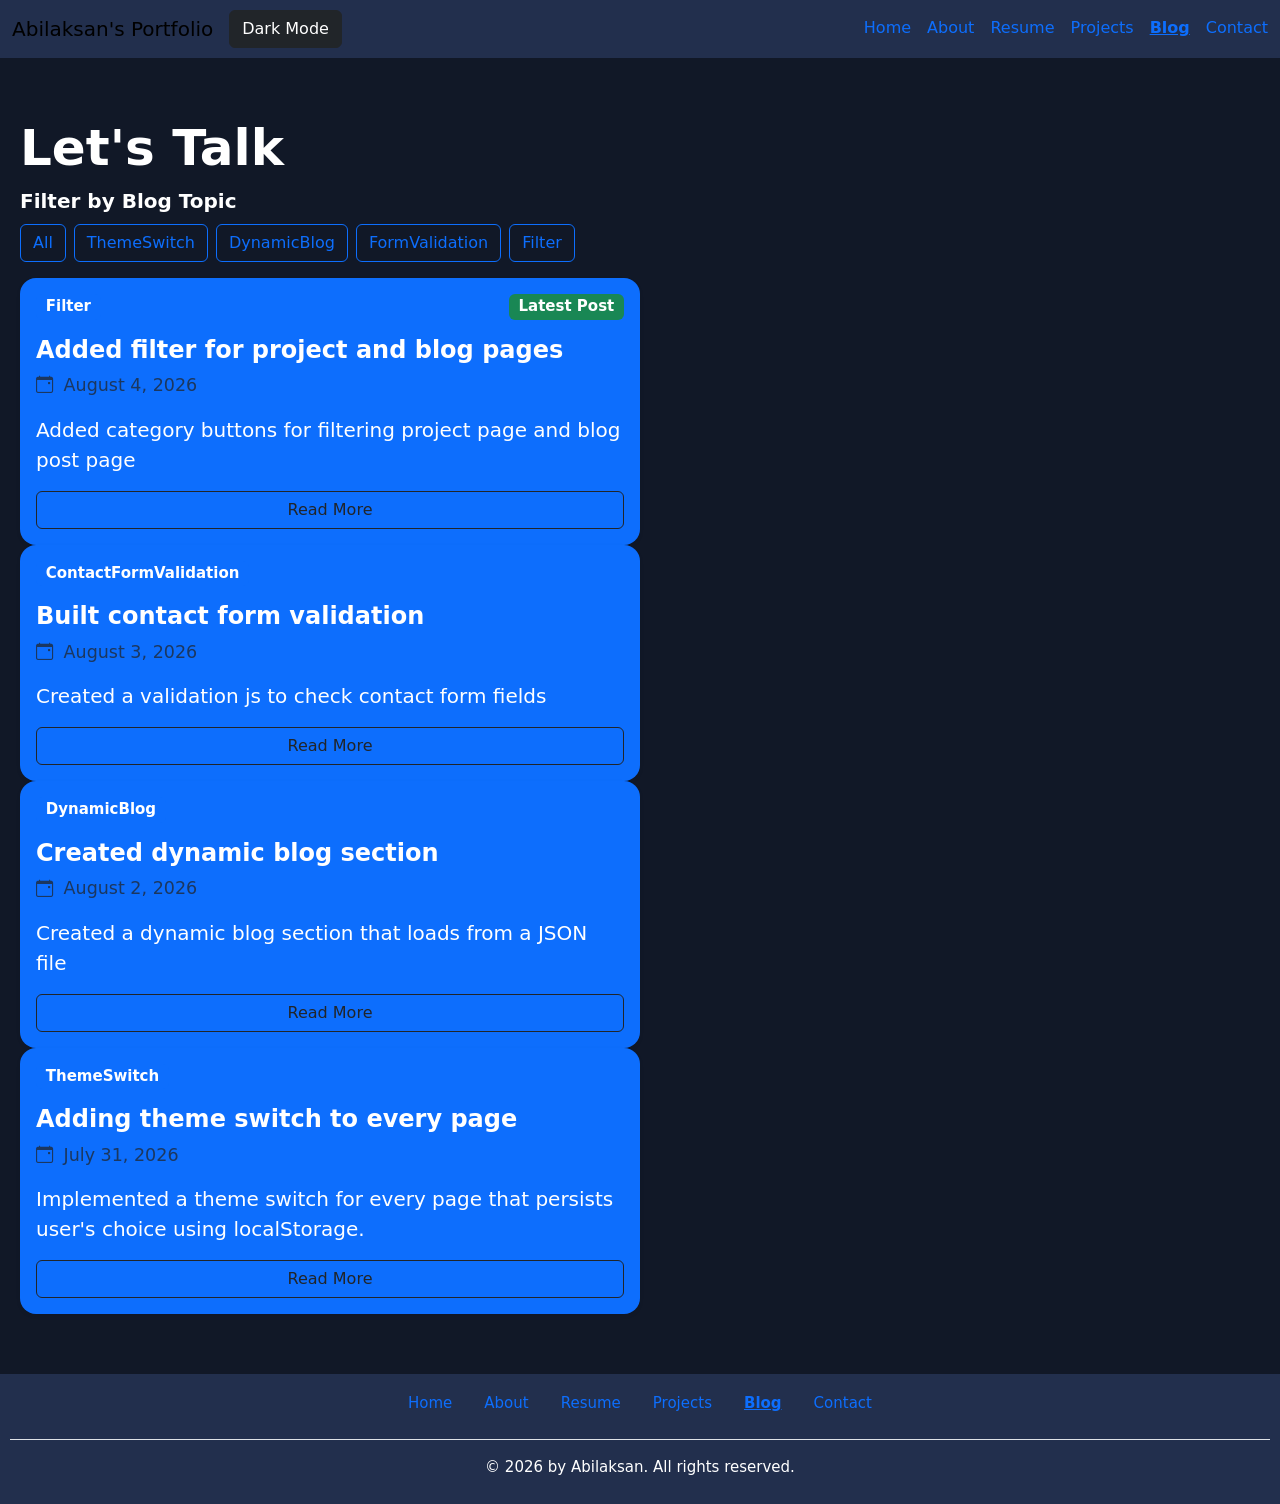
<file: blog.html>
<!DOCTYPE html>
<html lang="en">
    <head>
        <meta charset="UTF-8">
        <meta name="viewport" content="width=device-width, initial-scale=1.0">
        <title>My Blog</title> 

        <!--Bootstrap css stylesheet-->
        <link href="https://cdn.jsdelivr.net/npm/bootstrap@5.3.8/dist/css/bootstrap.min.css" 
        rel="stylesheet" integrity="sha384-sRIl4kxILFvY47J16cr9ZwB07vP4J8+LH7qKQnuqkuIAvNWLzeN8tE5YBujZqJLB" crossorigin="anonymous">

        <!--Bootstrap icons css stylesheet-->
        <link rel="stylesheet"
        href="https://cdn.jsdelivr.net/npm/bootstrap-icons@1.13.1/font/bootstrap-icons.min.css"> 

        <!--my custom css stylesheet-->
        <link rel="Stylesheet" href="styles.css">

        
    </head>
    <body class="page-blog">

        <!--Dynamically loaded navigation bar made with Bootstrap-->
        <div id="header-placeholder"></div>

        <div class="textbox">
            <!--Blog container-->
            <div id="blogContainer">
                <h1>Let's Talk</h1>
                <!--Category buttons for filter using Bootstrap-->
                <div class="filter">
                    <div class="row align-items-end">
                        <div class="col-md-6">
                            <label class="form-label fw-bold">Filter by Blog Topic</label>
                            <div class="d-flex flex-wrap gap-2 mb-3">
                                <button class="btn btn-outline-primary category-btn" data-category="">All</button>
                                <button class="btn btn-outline-primary category-btn" data-category="theme">ThemeSwitch</button>
                                <button class="btn btn-outline-primary category-btn" data-category="blog">DynamicBlog</button>
                                <button class="btn btn-outline-primary category-btn" data-category="contact">FormValidation</button>
                                <button class="btn btn-outline-primary category-btn" data-category="filter">Filter</button>
                            </div>
                        </div>
                    </div>
                </div>
            </div> 
        </div>
        
    
        <!--Dynamically loaded footer made with Bootstrap-->
        <div id="footer-placeholder"></div>

        <!--Theme switch javascript-->
        <script src="js/theme.js"></script>

        <!--Dynamic header and footer javascript-->
        <script src="js/components.js"></script>

        <!--Dynamic blog/news section javascript-->
        <script src="js/blog.js"></script>

        <!--Category filter javascript-->
        <script src="js/filter.js"></script>

        <!--Bootstrap javascript-->
        <script src="https://cdn.jsdelivr.net/npm/bootstrap@5.3.8/dist/js/bootstrap.bundle.min.js" 
        integrity="sha384-FKyoEForCGlyvwx9Hj09JcYn3nv7wiPVlz7YYwJrWVcXK/BmnVDxM+D2scQbITxI" crossorigin="anonymous"></script>
    </body>
</html>
</file>
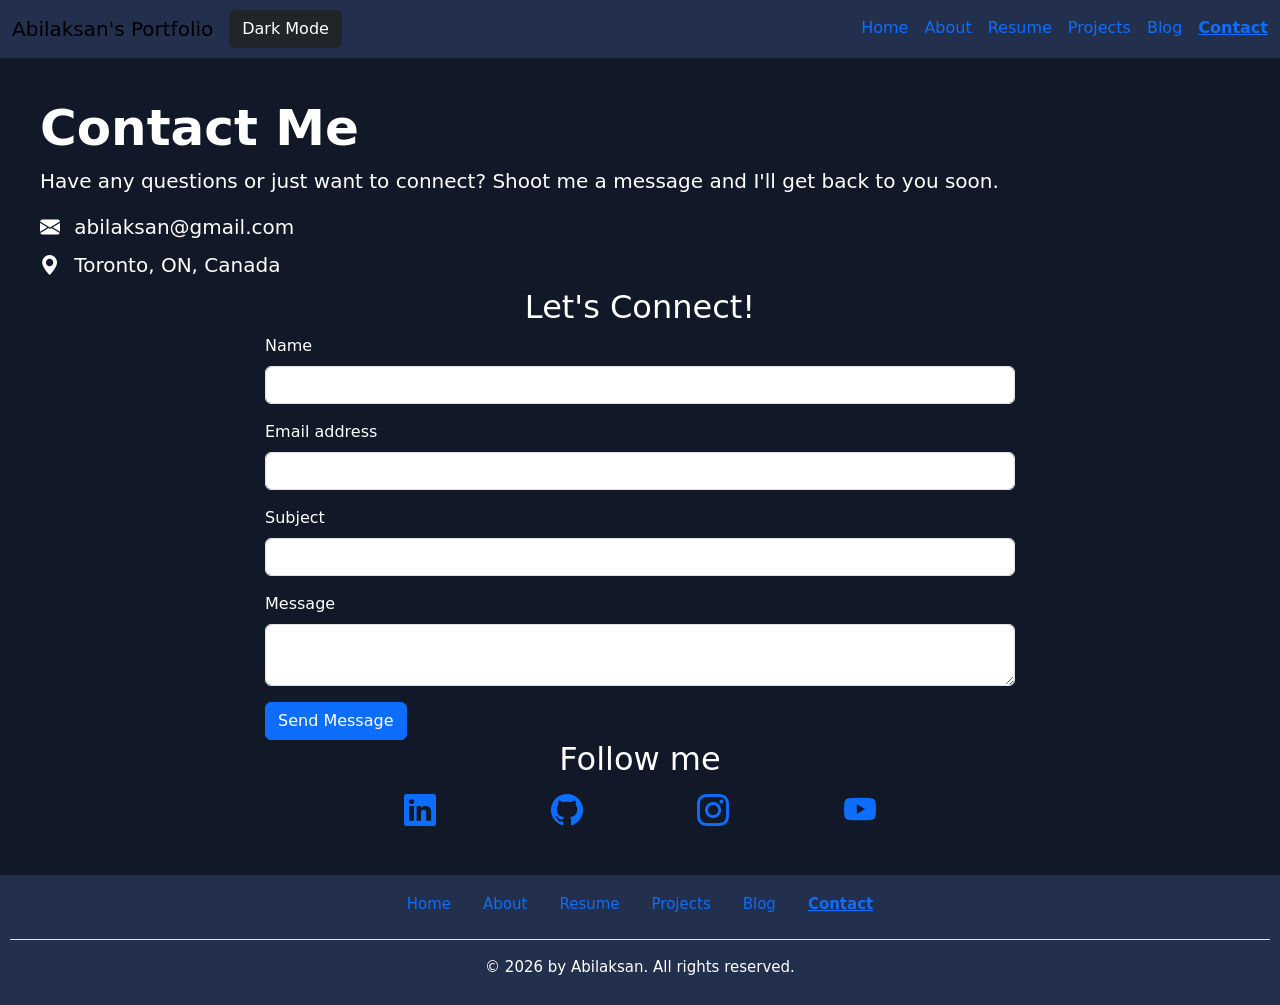
<file: contact.html>
<!DOCTYPE html>
<html lang="en">
    <head>
        <meta charset="UTF-8">
        <meta name="viewport" content="width=device-width, initial-scale=1.0">
        <title>Contact Information</title> 

        <!--Bootstrap css stylesheet-->
        <link href="https://cdn.jsdelivr.net/npm/bootstrap@5.3.8/dist/css/bootstrap.min.css" 
        rel="stylesheet" integrity="sha384-sRIl4kxILFvY47J16cr9ZwB07vP4J8+LH7qKQnuqkuIAvNWLzeN8tE5YBujZqJLB" crossorigin="anonymous">

        <!--Bootstrap icons css stylesheet-->
        <link rel="stylesheet"
        href="https://cdn.jsdelivr.net/npm/bootstrap-icons@1.13.1/font/bootstrap-icons.min.css"> 

        <!--my custom css stylesheet-->
        <link rel="Stylesheet" href="styles.css">

        <!--Internal stylesheet for contact form-->
        <style>
            #contactContainer {
                font-family: 'Inter' sans-serif;
                align-items: center;
                text-align: left;
                padding: 20px;
                margin: 20px;
            }

            #contactContainer p {
                font-size: 20px;
            }

            #contactContainer h2 {
                text-align: center;
            }
            .smIcons {
                color: white;
                font-size: 2rem;
                max-width: 700px;
                margin: 0 auto;
            }
            .form {
                color: white;
                max-width: 750px;
                margin: 0 auto;
            }
        </style>
    </head>
    <body class="page-contact">

        <!--Dynamically loaded navigation bar made with Bootstrap-->
        <div id="header-placeholder"></div>

        <!--Contact message container-->
        <div id="contactContainer">
            <h1>Contact Me</h1>
            <p>Have any questions or just want to connect? Shoot me a message and I'll get back
                to you soon.
            </p> 

            <!--Contact form and details using Bootstrap-->
            <p class="mb-2">
                <i class="bi bi-envelope-fill me-2"></i>
                abilaksan@gmail.com
            </p>

            <p class="mb-2">
                <i class="bi bi-geo-alt-fill me-2"></i>
                Toronto, ON, Canada
            </p>

            <!--Contact form using Bootstrap-->
            <h2>Let's Connect!</h2>
            <div class="form">
            <form id="form">
                <div class="mb-3">
                    <label for="name" class="form-label">Name</label>
                    <input type="text" id="name" class="form-control" aria-describedby="emailHelp">
                </div>
                <div class="mb-3">
                    <label for="email" class="form-label">Email address</label>
                    <input type="email" id="email" class="form-control" aria-describedby="emailHelp">
                </div>
                <div class="mb-3">
                    <label for="subject" class="form-label">Subject</label>
                    <input type="text" class="form-control" aria-describedby="emailHelp">
                </div>
                <div class="mb-3">
                    <label for="message" class="form-label">Message</label>
                    <textarea name="message" id="message" class="form-control"></textarea>
                </div>
                <button type="submit" class="btn btn-primary">Send Message</button>
            </form>
            </div>

            <h2>Follow me</h2>
            <!--Icon links using Bootstrap-->
            <div class="smIcons d-flex justify-content-evenly">
                <a href="https://www.linkedin.com/in/abilaksan-logathasan-867273273">
                      <i class="bi bi-linkedin"></i>
                </a>
                
                <a href="https://github.com/abilaksan-cmyk">
                      <i class="bi bi-github"></i>
                </a>

                <a href="https://www.instagram.com/abilaksan10">
                      <i class="bi bi-instagram"></i>
                </a>

                <a href="https://www.youtube.com/@Spongedude10">
                      <i class="bi bi-youtube"></i>
                </a>
            </div>
        </div>


        <!--Dynamically loaded footer made with Bootstrap-->
        <div id="footer-placeholder"></div>

        <!--Theme switch javascript-->
        <script src="js/theme.js"></script>

        <!--Dynamic header and footer javascript-->
        <script src="js/components.js"></script>

        <!--Contact form validation-->
        <script src="js/validate.js"></script>

        <!--Bootstrap javascript-->
        <script src="https://cdn.jsdelivr.net/npm/bootstrap@5.3.8/dist/js/bootstrap.bundle.min.js" 
        integrity="sha384-FKyoEForCGlyvwx9Hj09JcYn3nv7wiPVlz7YYwJrWVcXK/BmnVDxM+D2scQbITxI" crossorigin="anonymous"></script>
    </body>
</html>
</file>
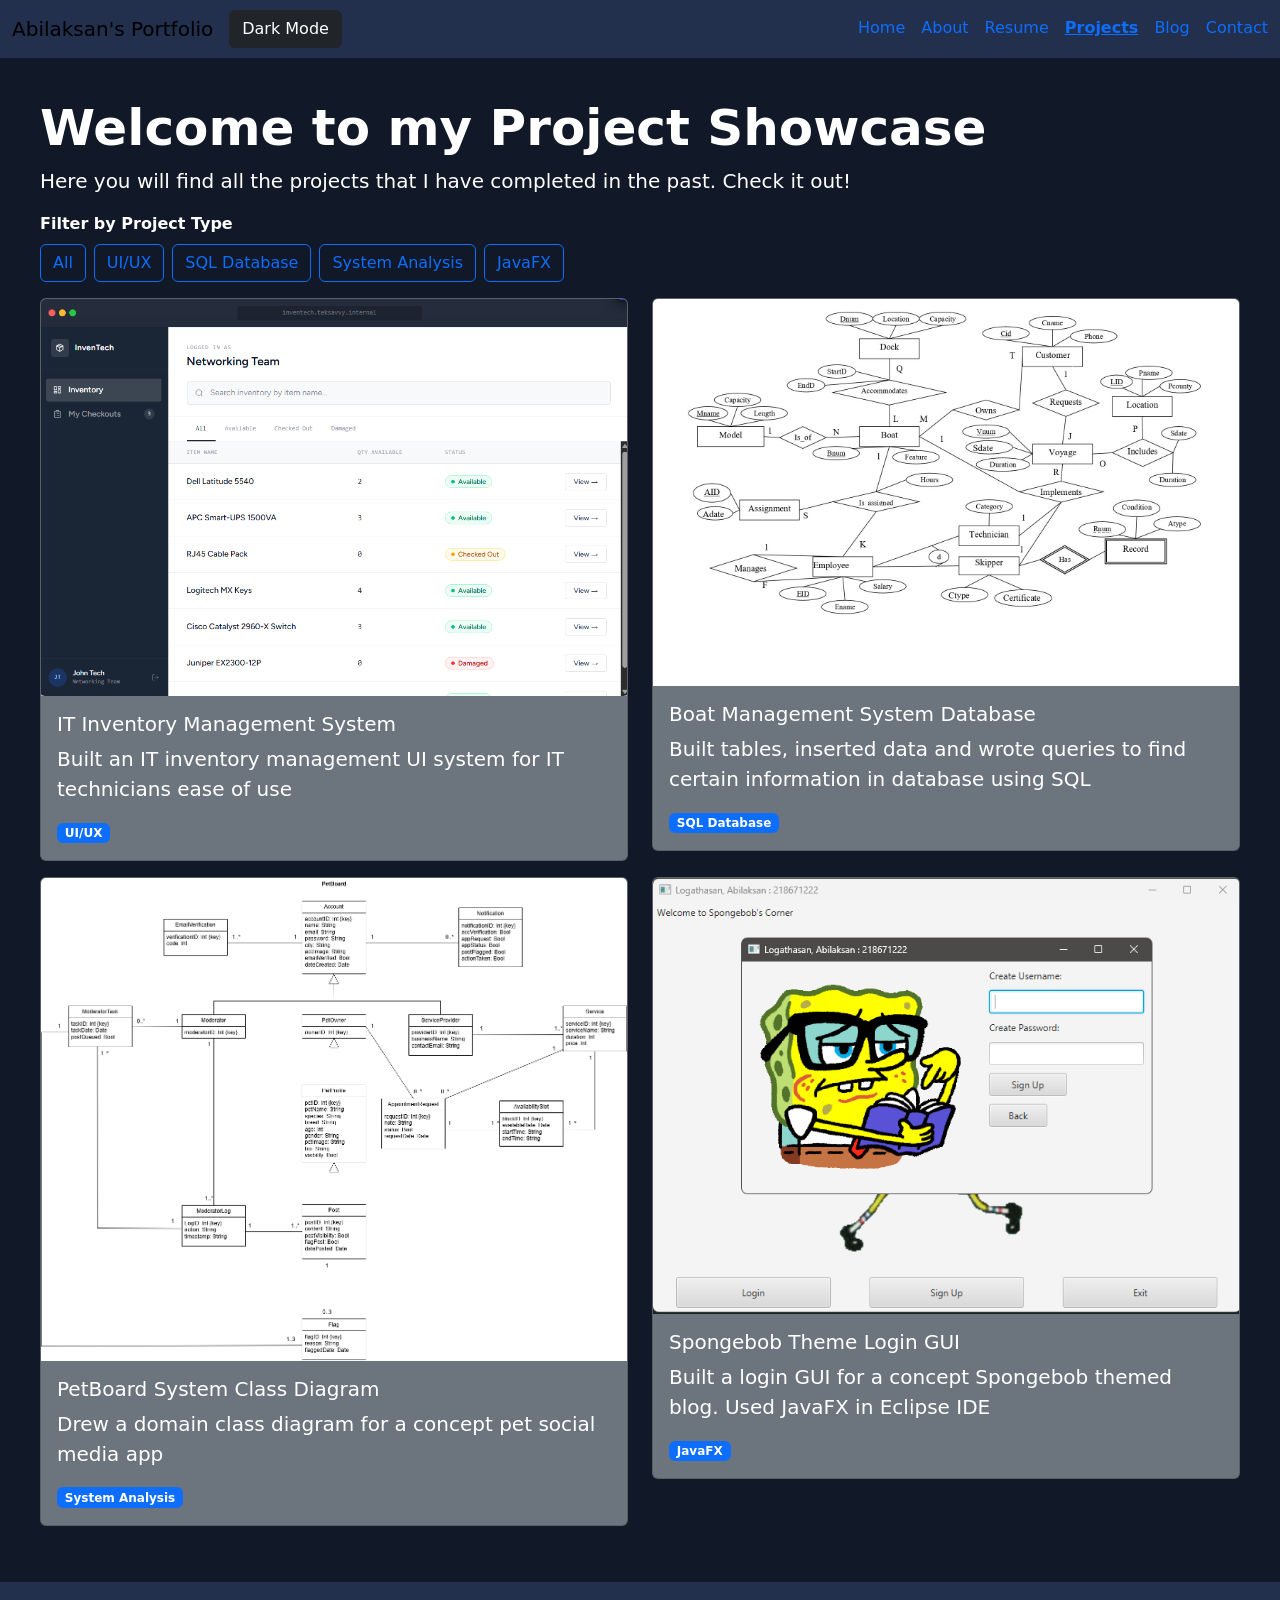
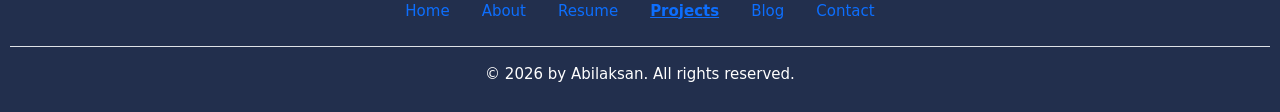
<file: projects.html>
<!DOCTYPE html>
<html lang="en">
    <head>
        <meta charset="UTF-8">
        <meta name="viewport" content="width=device-width, initial-scale=1.0">
        <title>Project Showcase</title> 

        <!--Bootstrap css stylesheet-->
        <link href="https://cdn.jsdelivr.net/npm/bootstrap@5.3.8/dist/css/bootstrap.min.css" 
        rel="stylesheet" integrity="sha384-sRIl4kxILFvY47J16cr9ZwB07vP4J8+LH7qKQnuqkuIAvNWLzeN8tE5YBujZqJLB" crossorigin="anonymous">

        <!--Bootstrap icons css stylesheet-->
        <link rel="stylesheet"
        href="https://cdn.jsdelivr.net/npm/bootstrap-icons@1.13.1/font/bootstrap-icons.min.css"> 

        <!--my custom css stylesheet-->
        <link rel="Stylesheet" href="styles.css">

        <!--Internal stylesheet for pdf-->
        <style>
           #projectContainer {
                font-family: 'Inter' sans-serif;
                align-items: center;
                text-align: left;
                padding: 20px;
                margin: 20px;
            }

            #projectContainer p {
                font-size: 20px;
            }

            #no-results {
                display: none;
                padding: 20px;
                text-align: center;
                font-size: 18px;
                color: #6c757d;
                margin: 20px 0;
            }
        </style>
    </head>
    <body class="page-projects">

        <!--Dynamically loaded navigation bar made with Bootstrap-->
        <div id="header-placeholder"></div>

        <!--Main body project showcase-->
        <div id="projectContainer">
            <h1>Welcome to my Project Showcase</h1>
            <p>Here you will find all the projects that I have completed in the past. Check it out!</p>

            <!--Category buttons for filter using Bootstrap-->
            <div class="filter">
                <div class="row align-items-end">
                    <div class="col-md-6">
                        <label class="form-label fw-bold">Filter by Project Type</label>
                        <div class="d-flex flex-wrap gap-2 mb-3">
                            <button class="btn btn-outline-primary category-btn" data-category="">All</button>
                            <button class="btn btn-outline-primary category-btn" data-category="ease">UI/UX</button>
                            <button class="btn btn-outline-primary category-btn" data-category="sql">SQL Database</button>
                            <button class="btn btn-outline-primary category-btn" data-category="diagram">System Analysis</button>
                            <button class="btn btn-outline-primary category-btn" data-category="javafx">JavaFX</button>
                        </div>
                    </div>
                </div>
            </div>

            <!-- No Results Message - THIS WAS MISSING -->
            <div id="no-results" class="alert alert-info">
                <i class="bi bi-search"></i> No projects found matching your selected category. Try adjusting your filters!
            </div>

            <!--Container with Project Cards-->
            <div class="row">
                    <!--User Interface-->
                    <div class="col project-card" data-category="ease">
                        <div class= "card text-bg-secondary mb-3">
                            <img src="images/InvenTechInterface.png" class="card-img-top" alt="InvenTechIMG">
                            <div class="card-body">
                                <h5 class="card-title">IT Inventory Management System</h5>
                                <p class="card-text">
                                    Built an IT inventory management UI system for IT technicians ease of use
                                </p>
                                <span class="badge bg-primary">UI/UX</span>
                            </div>
                        </div>
                    </div>
                    <!--Database System-->
                    <div class="col project-card" data-category="sql">
                        <div class= "card text-bg-secondary mb-3">
                            <img src="images/BoatManagementERD.jpg" class="card-img-top" alt="ERDIMG">
                            <div class="card-body">
                                <h5 class="card-title">Boat Management System Database</h5>
                                <p class="card-text">
                                    Built tables, inserted data and wrote queries to find certain information in database using SQL
                                </p>
                                 <span class="badge bg-primary">SQL Database</span>
                            </div>
                        </div>
                    </div>
            </div>
            <div class="row">
                <!--System Analysis and Design-->
                <div class="col project-card" data-category="diagram">
                        <div class= "card text-bg-secondary mb-3">
                            <img src="images/PetBoardCD.png" class="card-img-top" alt="classDiagramIMG">
                            <div class="card-body">
                                <h5 class="card-title">PetBoard System Class Diagram</h5>
                                <p class="card-text">
                                    Drew a domain class diagram for a concept pet social media app
                                </p>
                                <span class="badge bg-primary">System Analysis</span>
                            </div>
                        </div>
                </div>
                <!--JavaFX-->
                <div class="col project-card" data-category="javafx">
                        <div class= "card text-bg-secondary mb-3">
                            <img src="images/LoginGUI.png" class="card-img-top" alt="LoginIMG">
                            <div class="card-body">
                                <h5 class="card-title">Spongebob Theme Login GUI</h5>
                                <p class="card-text">
                                    Built a login GUI for a concept Spongebob themed blog. Used JavaFX in Eclipse IDE
                                </p>
                                <span class="badge bg-primary">JavaFX</span>
                            </div>
                        </div>
                </div>
            </div>
        </div>
        
       
        <!--Dynamically loaded footer made with Bootstrap-->
        <div id="footer-placeholder"></div>

        <!--Theme switch javascript-->
        <script src="js/theme.js"></script>
 
        <!--Dynamic header and footer javascript-->
        <script src="js/components.js"></script>

        <!--Category filter javascript-->
        <script src="js/filter.js"></script>

        <!--Bootstrap javascript-->
        <script src="https://cdn.jsdelivr.net/npm/bootstrap@5.3.8/dist/js/bootstrap.bundle.min.js" 
        integrity="sha384-FKyoEForCGlyvwx9Hj09JcYn3nv7wiPVlz7YYwJrWVcXK/BmnVDxM+D2scQbITxI" crossorigin="anonymous"></script>
    </body>
</html>
</file>
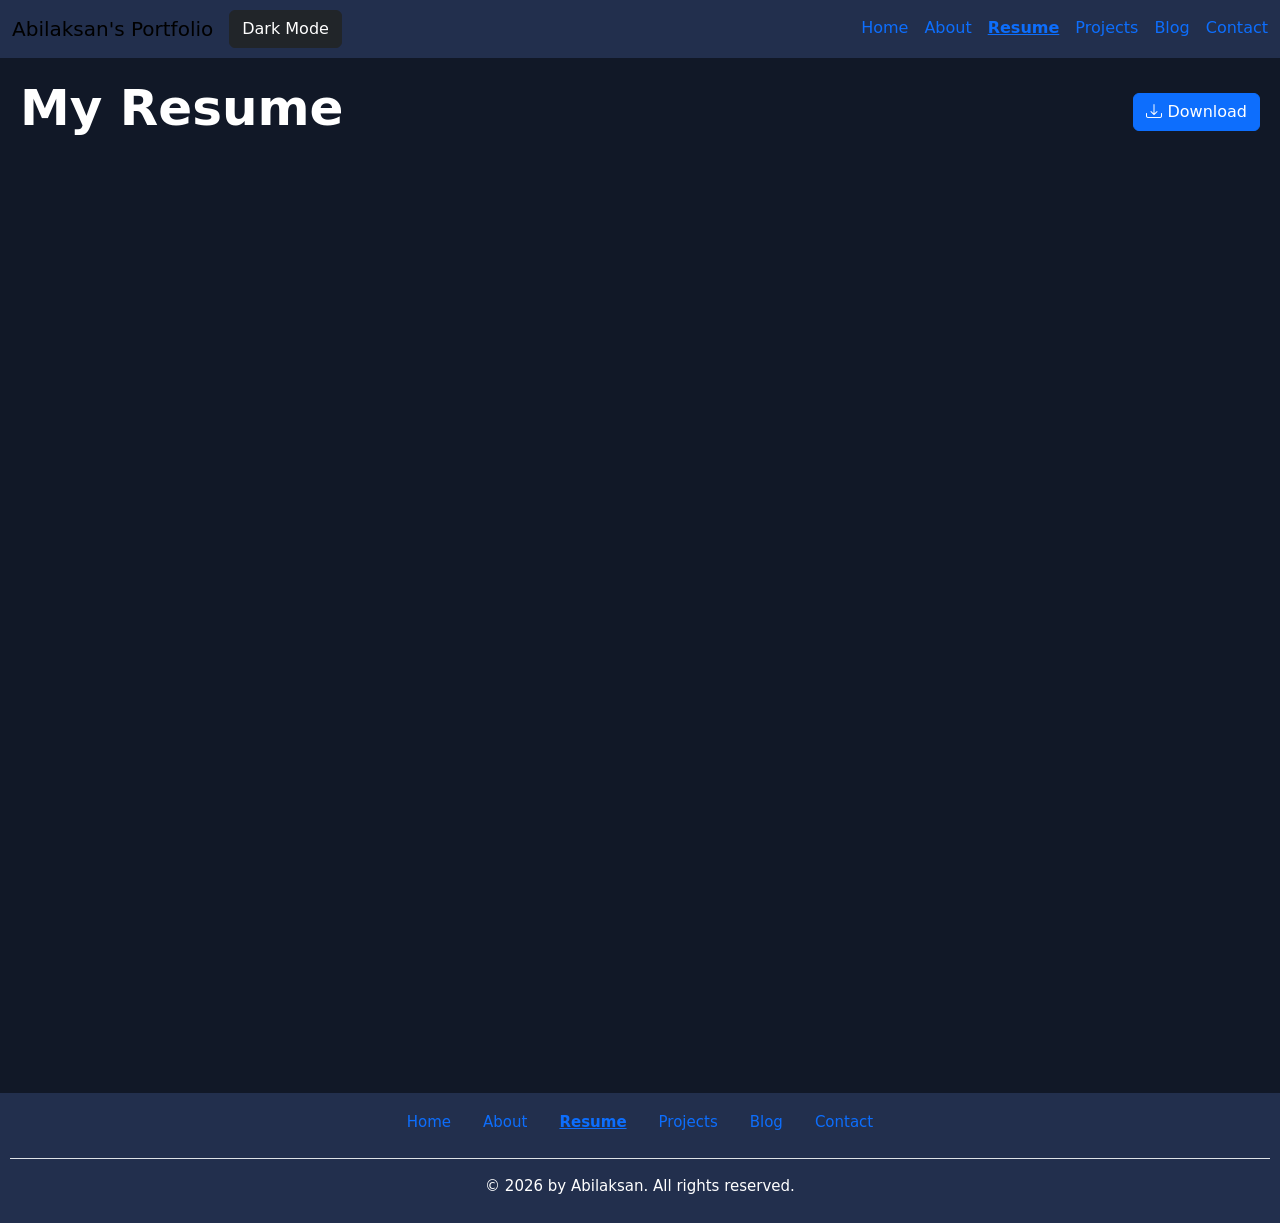
<file: resume.html>
<!DOCTYPE html>
<html lang="en">
    <head>
        <meta charset="UTF-8">
        <meta name="viewport" content="width=device-width, initial-scale=1.0">
        <title>Resume Showcase</title> 

        <!--Bootstrap css stylesheet-->
        <link href="https://cdn.jsdelivr.net/npm/bootstrap@5.3.8/dist/css/bootstrap.min.css" 
        rel="stylesheet" integrity="sha384-sRIl4kxILFvY47J16cr9ZwB07vP4J8+LH7qKQnuqkuIAvNWLzeN8tE5YBujZqJLB" crossorigin="anonymous">

        <!--Bootstrap icons css stylesheet-->
        <link rel="stylesheet"
        href="https://cdn.jsdelivr.net/npm/bootstrap-icons@1.13.1/font/bootstrap-icons.min.css"> 

        <!--my custom css stylesheet-->
        <link rel="Stylesheet" href="styles.css">

        <!--Internal stylesheet for pdf-->
        <style>
            #pdfHolder {
                display: flex;
                gap: 10px;
                align-items: center;
                text-align: left;
                width: 100%;
                padding: 20px;
                margin-bottom: 20px;
            }

            #resumeFrame {
                width: 100%;
                height: 900px;
            }
        </style>
    </head>
    <body class="page-resume">

        <!--Dynamically loaded navigation bar made with Bootstrap-->
        <div id="header-placeholder"></div>

        <!--Main body resume showcase-->
        <div>
            <div id="pdfHolder">
                <h1> My Resume</h1>

                <!--Embedded PDF and Download button using Bootstrap-->
                <a class="btn btn-primary ms-auto" href="Abilaksan_Logathasan_GeneralResume.pdf" download><i class="bi bi-download"></i> Download</a>
            </div>
            <iframe id="resumeFrame" src="Abilaksan_Logathasan_GeneralResume.pdf#toolbar=0"></iframe>
        </div>
        
        
        <!--Dynamically loaded footer made with Bootstrap-->
        <div id="footer-placeholder"></div>

        <!--Theme switch javascript-->
        <script src="js/theme.js"></script>

        <!--Dynamic header and footer javascript-->
        <script src="js/components.js"></script>

        <!--Bootstrap javascript-->
        <script src="https://cdn.jsdelivr.net/npm/bootstrap@5.3.8/dist/js/bootstrap.bundle.min.js" 
        integrity="sha384-FKyoEForCGlyvwx9Hj09JcYn3nv7wiPVlz7YYwJrWVcXK/BmnVDxM+D2scQbITxI" crossorigin="anonymous"></script>
    </body>
</html>
</file>
<file: styles.css>
body {
    background-color: var(--bg); 
    color: var(--text); 
    font-family: 'Inter' sans-serif;
}

#myNav {
    background-color: var(--navbar);
}

.innerContainer {
    display: flex;
    flex-direction: row;
    align-items: center;
    gap: 30px;
    padding: 20px;
    margin: 40px auto;
}

.outerContainer {
    display: flex;
    flex-direction: column;
    align-items: center;
    gap: 30px;
    padding: 20px;
    margin: 40px auto;
}

.textbox {
    padding: 20px;
    margin: 40px auto;
    font-size: 20px;
    text-align: left;
    color: var(--textbox);
    font-family: 'Inter' sans-serif;
}

h1 {
    font-size: 50px;
    color: var(--h1);
    font-weight:800;
}

h2 {
    color: var(--h1);
}

.card-header, .card-title {
    color: var(--h1);
}

p {
    color: var(--textbox);
}

.textbox a {
    font-size: 16px;
}

.pfpImage img {
    max-width: 100%;
    width: 800px;
    height: auto;
    display: block;
    border-radius:28px;   
}

footer {    
    background: var(--footer);
    font-size: 15px;
    padding: 10px;
    text-align:center;
}

footer a.active {
    color: var(--active);
    font-weight: bold;
}

.form-label {
    color: var(--textbox);
}

:root { 
    --bg: #111827;
    --navbar: #222f4d;
    --navColor: white;
    --h1: white; 
    --textbox: white;
    --footer: #222f4d;
    --footerText: white;
    --active: white;  
}
        
[data-theme="light"] { 
    --bg: #EEE7D8;
    --navbar: #DDD0B2;
    --navColor: black;
    --h1: black;  
    --textbox: black; 
    --footer: #DDD0B2;
    --footerText: black;
    --active: black;
}

[data-theme="dark"] .nav-link {
    color: white;
}

[data-theme="light"] .nav-link {
    color: black;
}

[data-theme="dark"] .btn {
    background-color: darkgrey;
    color: black;
}

[data-theme="light"] .btn {
    background-color: navy;
    color: white;
}

body.page-index [data-page="index"],
body.page-about [data-page="about"],
body.page-resume [data-page="resume"],
body.page-projects [data-page="projects"],
body.page-blog [data-page="blog"],
body.page-contact [data-page="contact"] {
    font-weight: 800;
    text-decoration: underline;
}

.error-msg {
    color: red;
    font-size: 14px;
    display: block;
    margin-top: 5px;
}
</file>
